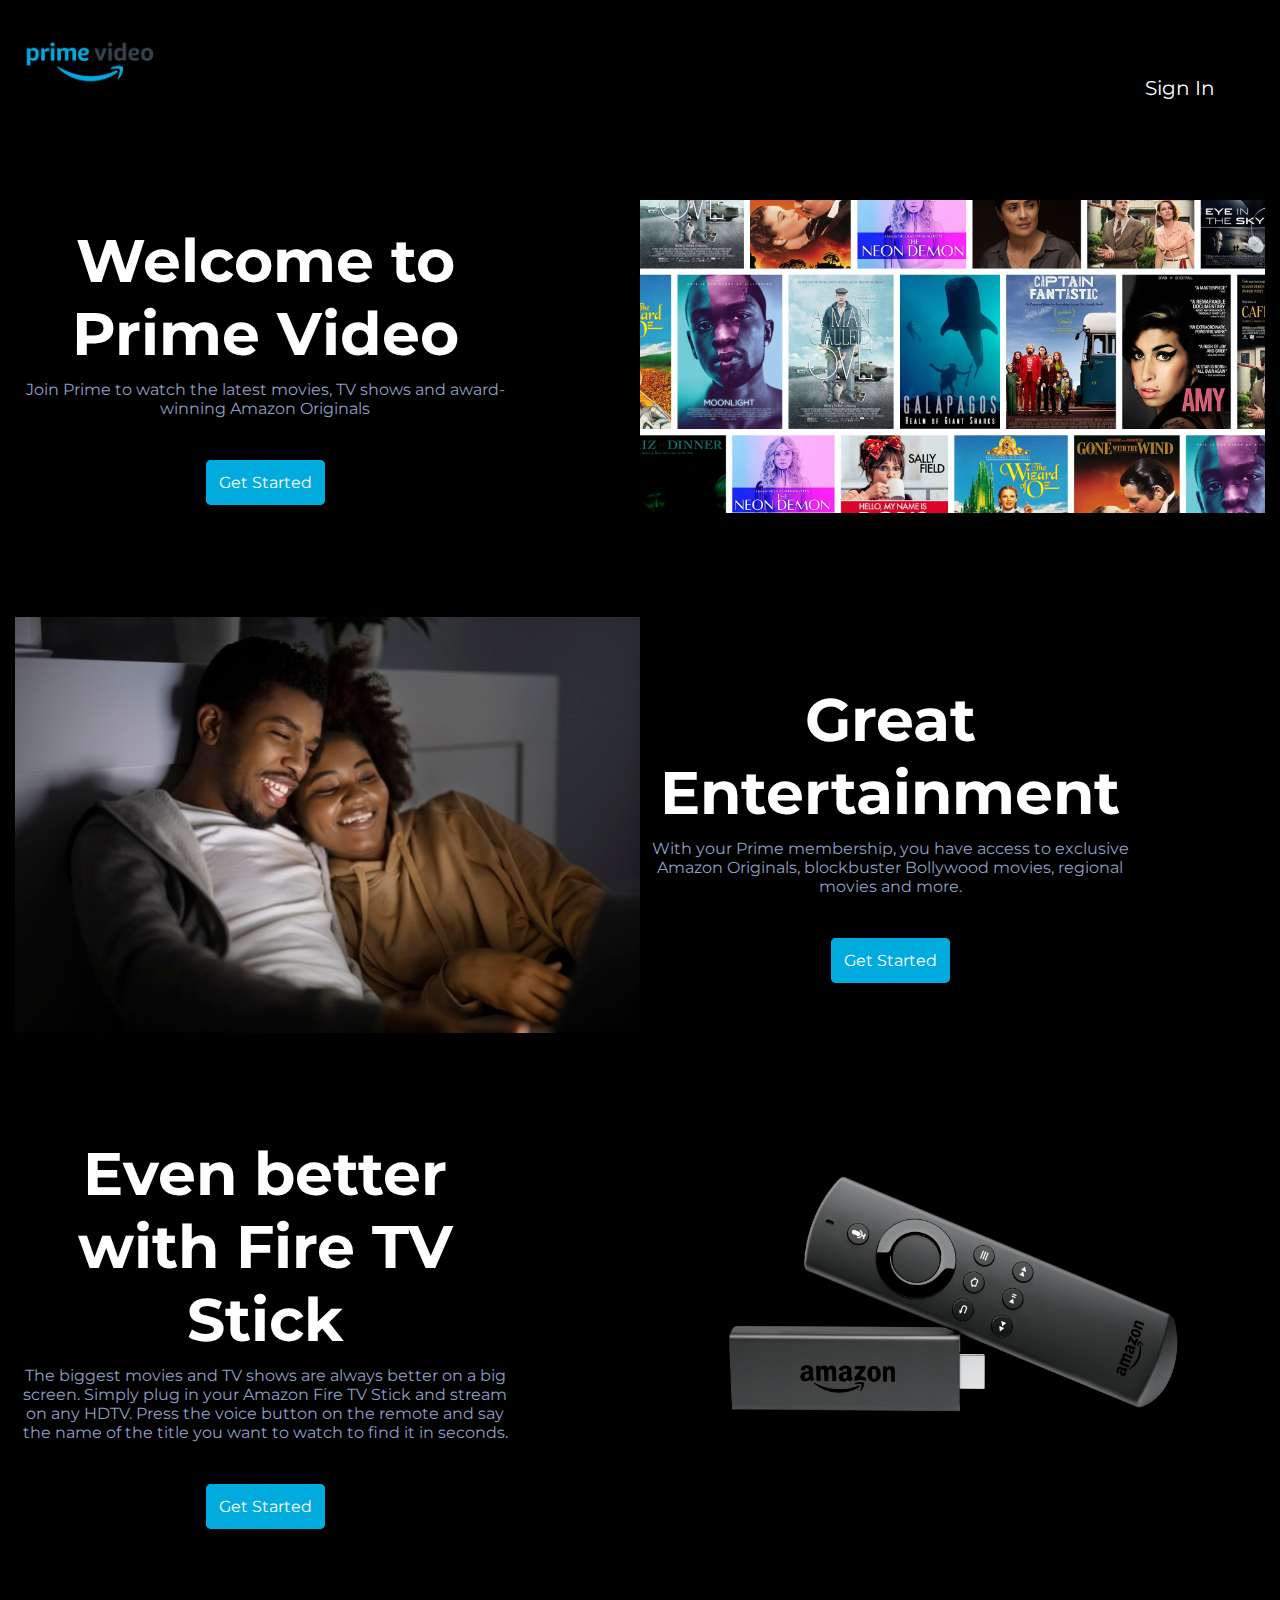
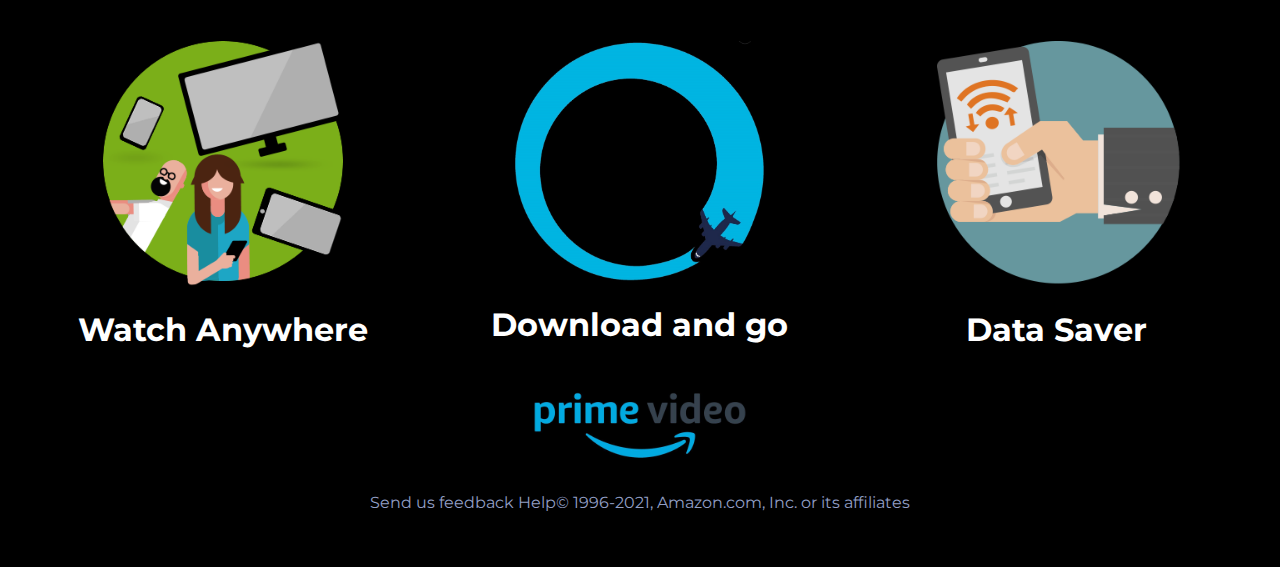
<file: index.html>
<!DOCTYPE html>
<html lang="en">
<head>
    <meta charset="UTF-8">
    <meta http-equiv="X-UA-Compatible" content="IE=edge">
    <meta name="viewport" content="width=device-width, initial-scale=1.0">
    <link rel="stylesheet" href="styles.css">
    <title>Document</title>
</head>
<style>
    
</style>
<body>

    

    <div onload="loader()" id="page">
        <header>
            <div class="container">
                <nav class="nav">
                    <a class="logo-box" href="index.html">
                        <img src="prime_icon.jpg" class="logo" alt="">
                    </a>
    
                    <ul class="nav-list">
                        <li class="nav-item">
                            <a href="login.html" class="nav-link">Sign In</a>
                        </li>
                    </ul>
                </nav>
            </div>
        </header>
    
        <section class="landing-page">
            <div class="container">
                <div class="content">
                    <div class="content-details">
                        <h1 class="title">Welcome to Prime Video</h1>
                        <p class="description">Join Prime to watch the latest movies, TV shows and award-winning Amazon Originals</p>
                        <a class="sub" href="">Get Started</a>
                    </div>
                    <div class="hero-image">
                        <img src="prime_img.jpg" alt="">
                    </div>
                </div>
    
                <div class="content">
                    <div>
                        <img src="prime_couple.jpg" alt="">
                    </div>
                    <div class="content-details">
                        <h1 class="title">Great Entertainment</h1>
                        <p class="description">With your Prime membership, you have access to
                            exclusive Amazon Originals, blockbuster Bollywood movies, regional movies and more.</p>
                        <a class="sub" href="">Get Started</a>
                    </div>
                </div>
                <div class="content">
                    <div class="content-details">
                        <h1 class="title">Even better with Fire TV Stick</h1>
                        <p class="description">The biggest movies and TV shows are always better on a big
                            screen. Simply plug in your Amazon Fire TV Stick and stream on
                            any HDTV. Press the voice button on the remote and say the name
                            of the title you want to watch to find it in seconds.</p>
                            <a class="sub" href="">Get Started</a>
                        </div>
                    <div>
                        <img class="tv" src="tv_stick.png" alt="">
                    </div>
                    
                </div>
                <div class="box">
                    <div>
                        <img class="feature-img" src="img1.png" alt="">
                        <h1>Watch Anywhere</h1>
                    </div>
                    <div>
                        <img class="feature-img" src="4175792.jpg" alt="">
                        <h1>Download and go</h1>
                    </div>
                    <div>
                        <img class="feature-img" src="img3.png" alt="">
                        <h1>Data Saver</h1>
                    </div>
                </div>
            </div>   

        </section>
        <section>
            <footer class="footer-img">
                <img class="img-last" src="prime_icon.jpg" alt="">
                <p class="description">Send us feedback Help© 1996-2021, Amazon.com, Inc. or its affiliates</p>
            </footer>
        </section>
    </div>
    <script>
        function loader(){
            alert("Hello");
        }
    </script>
</body>

</html>
</file>
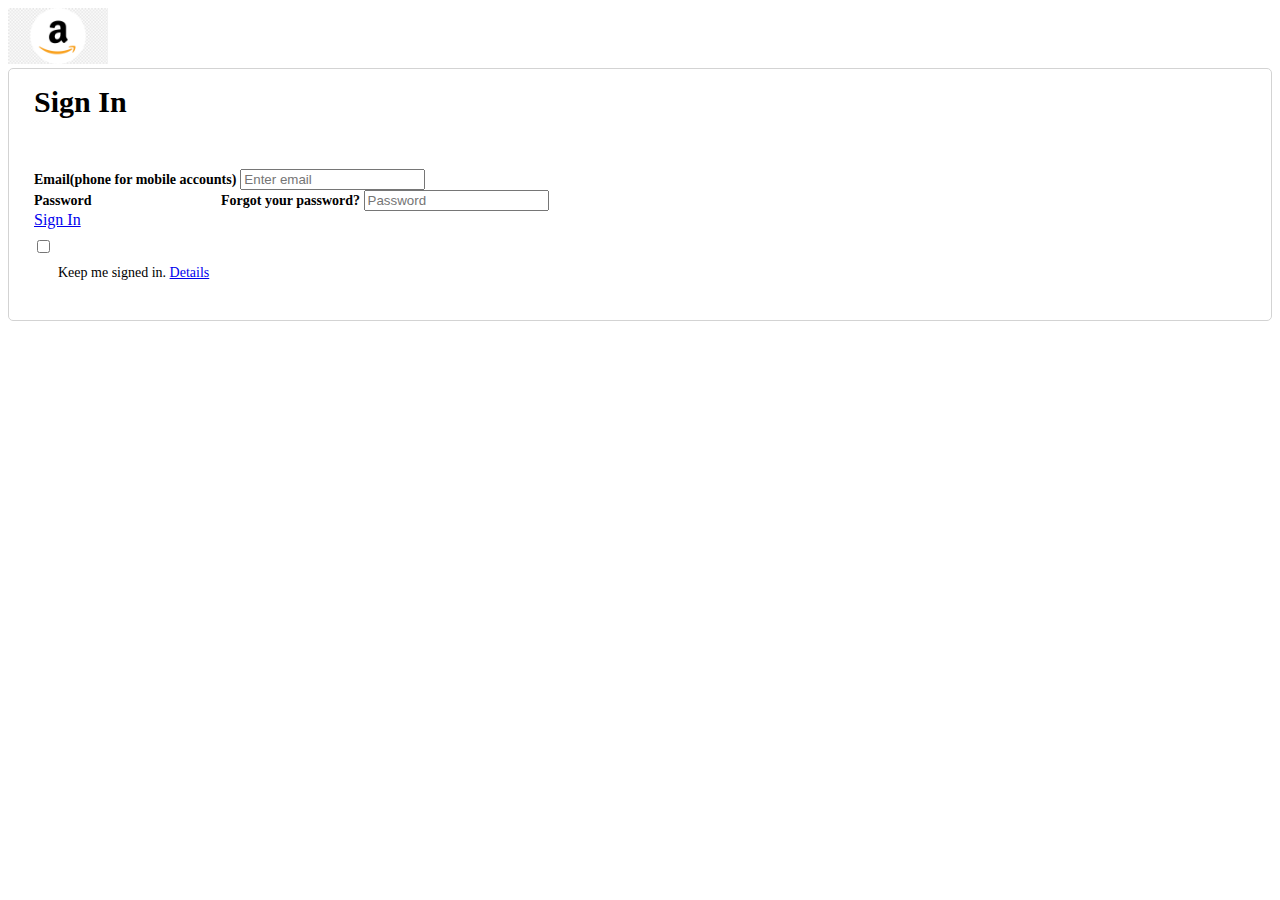
<file: login.html>
<!DOCTYPE html>
<html lang="en" dir="ltr">
  <head>
    <meta charset="utf-8">
    <title>Amazon</title>
    <link rel="stylesheet" href="https://stackpath.bootstrapcdn.com/bootstrap/4.1.3/css/bootstrap.min.css" integrity="sha384-MCw98/SFnGE8fJT3GXwEOngsV7Zt27NXFoaoApmYm81iuXoPkFOJwJ8ERdknLPMO" crossorigin="anonymous">
 </head>
  <style>
      .img_1 {
  height: 31px;
  width: 103px;
  margin-top: 20px;
  margin-bottom: 50px;
}

.extra-margin {
  margin-top: 200px;
}

.btn {
  width: 350px;
  margin-top: 20px;
}




form {
  border: 1px solid lightgrey;
  padding-left: 25px;
  padding-right: 25px;
  padding-top: 16px;
  padding-bottom: 25px;
  border-radius: 5px;
}

#words_1 {
  font-weight: bold;
  font-size: 14px;
}

#words_2 {
  font-weight: bold;
  font-size: 14px;
}
  
#words_3 {
  font: 7px;
}

.sign-in {
  margin-bottom: 50px;
  font-size: 30px;
  font-weight: bold;
}

.conditions {
  font-size: 8px;
  color: blue;
  margin-top: 30px;
  z-index: 2;
  
  
 
 
}

.footer_1 {
  width: max;
  height: 350px;
  background-color: #fff;
  margin-top: 30px;
  
}

#exampleCheck1 {
  margin-left: 3px;
  margin-top: 11px;
}

.keep-sign-in {
  margin-left: 24px;
  margin-top: 8px;
  font-size: 14px;
}

#sign-in {
  margin-bottom: 10px;
}

#grey-button {
  background-color: lightgrey;
  border: black;
    
  
}
.logo{
    width: 100px;
}



  </style>
  <body>

    <header>
<!--Amazon Image Logo-->
      <div class="d-flex flex-row justify-content-center">
        <div class="row">
          <div class="col-md">
            <img class="logo" src="amazon-logo.png" alt="Amazon Logo"/>
          </div><!--Col 1 End-->
        </div><!--Row 1 End-->
      </div><!--Container End-->
<!--Amazon Image Logo-->
   </header>     
     
      
<!--Form-->
      <div class="d-flex flex-row justify-content-center">
        <div class="row">
          <div class="col-md">
           <form>
             <div class="sign-in">Sign In</div>          
  <div class="form-group">
    <label id="words_1" for="exampleInputEmail1">Email(phone for mobile accounts)</label>
    <input type="email" class="form-control" id="exampleInputEmail1" aria-describedby="emailHelp" placeholder="Enter email">
    <small id="emailHelp" class="form-text text-muted"></small>
  </div>
  <div class="form-group">
    <label id="words_2" for="exampleInputPassword1">Password &nbsp &nbsp &nbsp &nbsp &nbsp &nbsp &nbsp &nbsp &nbsp &nbsp &nbsp &nbsp &nbsp &nbsp &nbsp &nbsp &nbsp &nbsp Forgot your password? </label>
    <input type="password" class="form-control" id="exampleInputPassword1" placeholder="Password">
    <div class="form-group">
        <a href="index.html" class="btn btn-warning">Sign In</a>
        <br>
       <input type="checkbox" class="form-check-input checkbox" id="exampleCheck1">
      <p class="keep-sign-in">Keep me signed in. <a href="https://stupidlink.com">Details</a></p>
  </div>
  <div class="form-check">
   
    
  </div>
  
</form> 
          </div><!--Col 1 End-->
        </div><!--Row 1 End-->
      </div><!--Container End-->
<!--Form-->
      
      
      


  
    </div>
</file>
<file: styles.css>
@import url('https://fonts.googleapis.com/css2?family=Montserrat:wght@500&display=swap');
/*Base*/
*{
    margin: 0;
    padding: 0;
    box-sizing: border-box;
    background-color: #000;
    text-align: center;
}

html{
    font-size: 62.5%;
}

body{
    font-size: 1.6rem;
    font-family: 'Montserrat', sans-serif;
}
a{
    text-decoration: none;
}
img{
    max-width: 100%;
}

/*Utilities*/

.container{
    max-width: 180rem;
    margin: 0 auto;
    padding: 0 1.5rem;
}


/*Header & Nav*/

header{
    position: absolute;
    top: 0;
    left: 0;
    z-index: 999;
    width: 100%;
}

.nav{
    height: 10rem;
    display: flex;
    align-items: flex-end;
    justify-content: space-between;
}

.nav-list{
    display: flex;
    list-style: none;
}

.nav-item{
    margin-right: 5rem;
}

.nav-link{
    font-size: 2rem;
    color: white;
    transition: opacity 0.3s;
}

.nav-link:hover{
    opacity: 0.6;
}

.logo{
    display: block;
    width: 15rem;
}


h1{
    color: white;
}

/*Main content*/

.landing-page{
    width: 100%;
    min-height: 100vh;
    position: relative;
    overflow: hidden;
    display: flex;
    align-items: top;
    margin-top: 20rem;
    z-index: 1;
}
.landing-page:before{
    content: "";
    position: absolute;
    top: 0%;
    left: 0%;
    width: inherit;
    height: 100vh;
    background-size: cover;
    background-repeat: no-repeat ;
    opacity: 0.4;
    z-index: -1;
}

.content{
    display: grid;
    grid-template-columns: 1fr 1fr;
    align-items: center;
    margin-bottom: 10rem;
}



.box{
    display: grid;
    grid-template-columns: 1fr 1fr 1fr;
    align-items: center;
}

.content-details{
    max-width: 80%;
}

.title{
    font-size: 6rem;
    color: white;
    margin-bottom: 1rem;
}

.description{
    color: #929FC5;
    margin-bottom: 2.5rem;
    padding-bottom: 3rem;
}

.footer-img{
    display: block;
    text-align: center;
}

.img-last{
    max-width: 250px;
}

.feature-img{
    max-width: 250px;
    margin: 20px;
}

.sub{
    border: solid;
    padding: 10px;
    color: white;
    border-radius: 5px;
    background-color: #01abdd;
    border-color: #01abdd;
}

@media only screen and (max-width: 768px) {
    .content{
        display: block;
        align-items: center;
        margin-bottom: 10rem;
    }
    
    .box{
        display: block;
        align-items: center;
    }

    .title{
        font-size: 3rem;
        color: white;
        margin-bottom: 1rem;
    }
    
    .description{
        color: #929FC5;
        margin-bottom: 3rem;
    }
    .hero-image{
        margin: 30px;
    }
    .tv{
        margin: 30px;
    }
    .img-last{
        margin-top: 10rem;
    }
}
</file>
